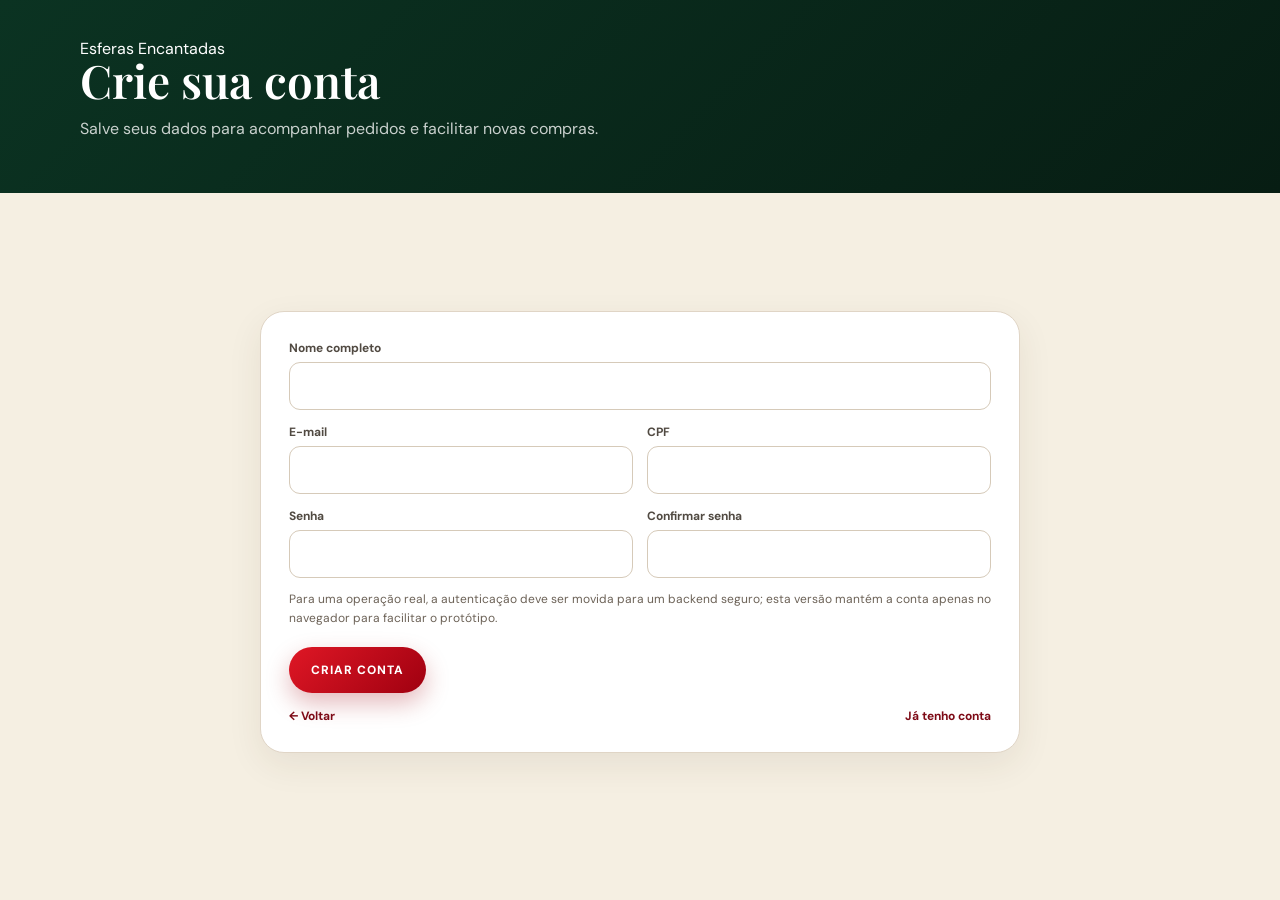
<file: cadastro.html>
<!doctype html><html lang="pt-BR"><head><meta charset="utf-8"><meta name="viewport" content="width=device-width,initial-scale=1"><title>Crie sua conta | Esferas Encantadas</title><link rel="stylesheet" href="styles.css"><style>body{background:#f5efe2}.page-head{background:linear-gradient(135deg,#0b3322,#071d13);color:#fff;padding:38px 0}.page-head h1{font-size:46px;margin:0 0 8px}.page-head p{opacity:.78}.mini{font-size:12px;color:#6c6257;line-height:1.6}.links{display:flex;justify-content:space-between;gap:10px;margin-top:15px;font-size:12px}.links a{color:#7d0a16;font-weight:700}</style></head><body><div class="page-head"><div class="container"><a href="index.html" class="back">Esferas Encantadas</a><h1>Crie sua conta</h1><p>Salve seus dados para acompanhar pedidos e facilitar novas compras.</p></div></div><main class="section"><div class="profile-card"><div class="form-grid"><div class="field full"><label>Nome completo</label><input id="name" autocomplete="name"></div><div class="field"><label>E-mail</label><input id="email" type="email" autocomplete="email"></div><div class="field"><label>CPF</label><input id="cpf" inputmode="numeric" maxlength="14"></div><div class="field"><label>Senha</label><input id="password" type="password" autocomplete="new-password"></div><div class="field"><label>Confirmar senha</label><input id="password2" type="password" autocomplete="new-password"></div></div><p class="mini">Para uma operação real, a autenticação deve ser movida para um backend seguro; esta versão mantém a conta apenas no navegador para facilitar o protótipo.</p><div class="form-actions"><button id="submit" class="btn btn-red">CRIAR CONTA</button><span id="msg" class="form-msg"></span></div><div class="links"><a href="index.html">← Voltar</a><a href="login.html">Já tenho conta</a></div></div></main><script src="auth.js"></script></body></html>
</file>
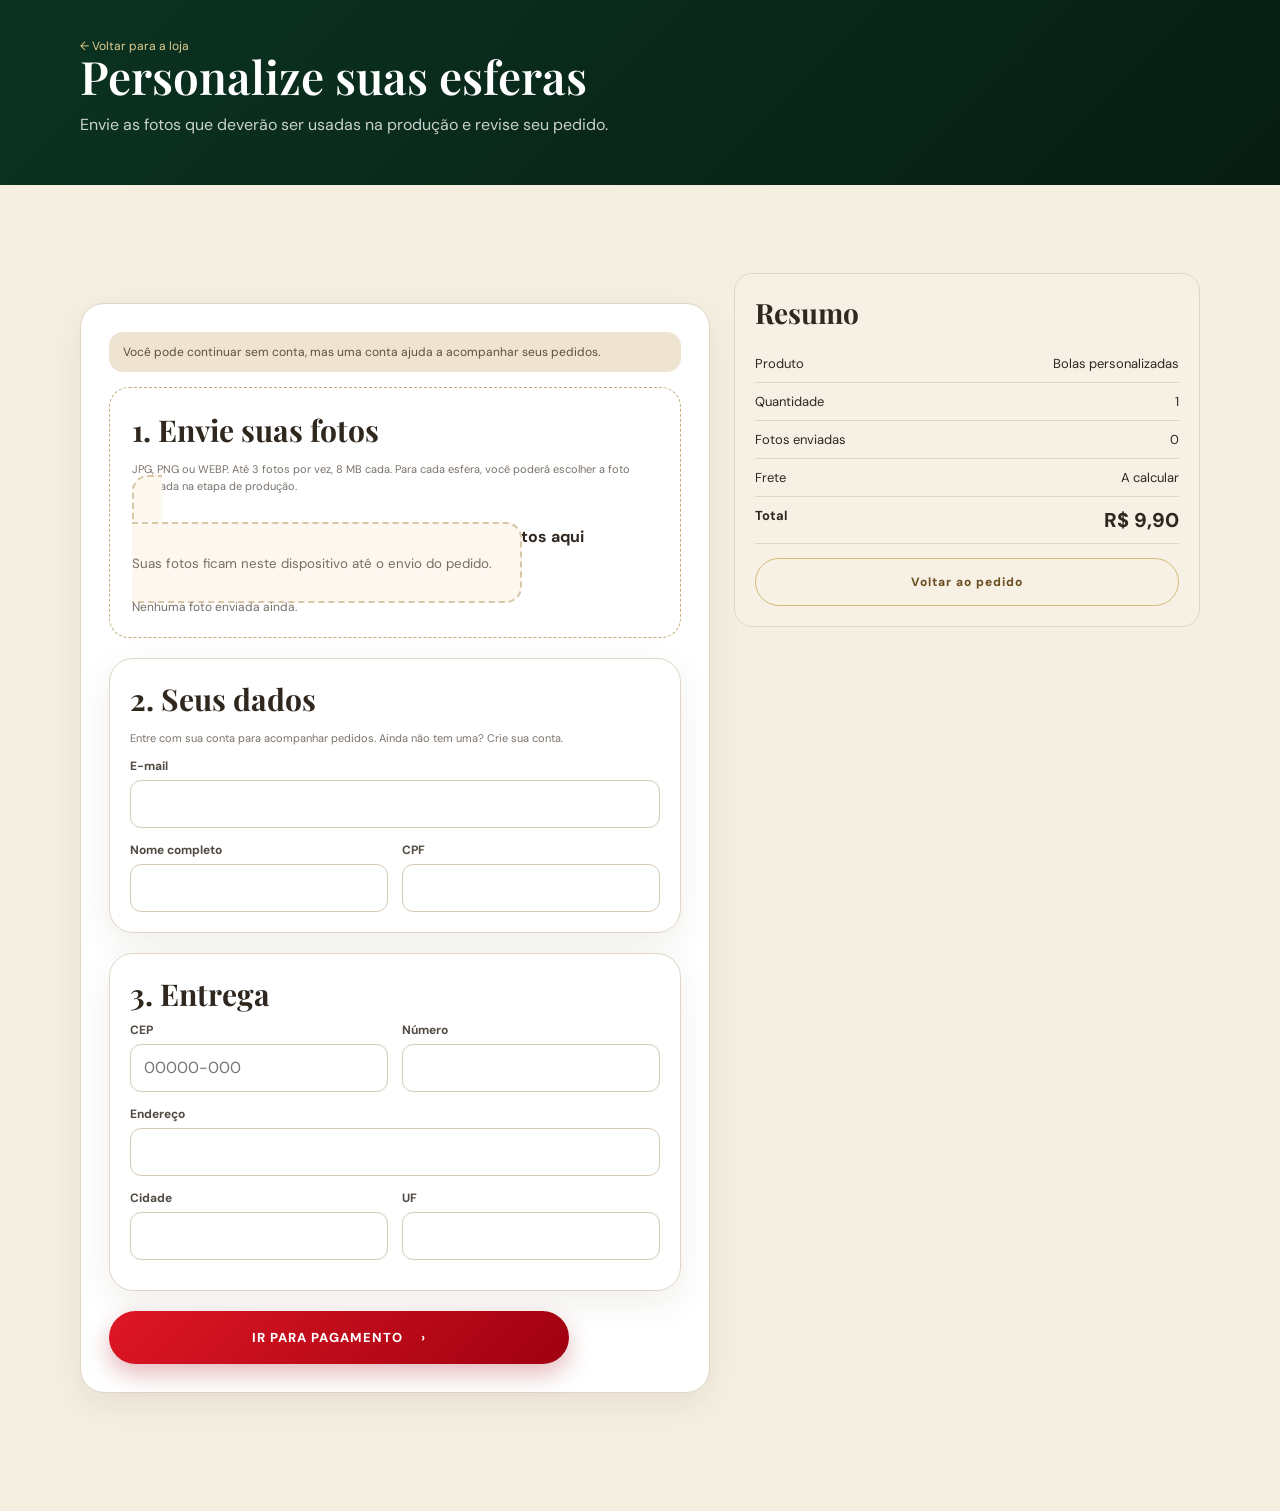
<file: checkout.html>
<!doctype html>
<html lang="pt-BR"><head><meta charset="utf-8"><meta name="viewport" content="width=device-width,initial-scale=1"><title>Personalize seu pedido | Esferas Encantadas</title><link rel="stylesheet" href="styles.css"><style>body{background:#f5efe2}.page-head{background:linear-gradient(135deg,#0b3322,#071d13);color:#fff;padding:34px 0}.page-head h1{font-size:46px;margin:0 0 8px}.page-head p{opacity:.78}.back{color:#e4ce8f;font-size:12px}.photos-helper{margin-top:12px}</style></head>
<body>
<div class="page-head"><div class="container"><a class="back" href="index.html">← Voltar para a loja</a><h1>Personalize suas esferas</h1><p>Envie as fotos que deverão ser usadas na produção e revise seu pedido.</p></div></div>
<main class="section"><div class="container checkout-layout"><div class="checkout-card">
  <div id="authNotice" class="cart-notice"></div>
  <div class="upload-card"><h3 style="font-family:'Playfair Display';font-size:30px;margin:0 0 8px">1. Envie suas fotos</h3><p class="help">JPG, PNG ou WEBP. Até 3 fotos por vez, 8 MB cada. Para cada esfera, você poderá escolher a foto desejada na etapa de produção.</p>
    <label class="dropzone" id="dropzone"><input id="photoInput" type="file" accept="image/jpeg,image/png,image/webp" multiple><strong>📷 Clique para escolher ou arraste as fotos aqui</strong><small>Suas fotos ficam neste dispositivo até o envio do pedido.</small></label>
    <div id="photoGrid" class="photo-grid"></div><div id="photoStatus" class="photo-status"></div>
  </div>
  <div class="profile-card" style="margin:20px 0 0;max-width:none;padding:20px"><h3 style="font-family:'Playfair Display';font-size:30px;margin:0 0 8px">2. Seus dados</h3><p class="help">Entre com sua conta para acompanhar pedidos. Ainda não tem uma? <a href="cadastro.html">Crie sua conta</a>.</p><div class="form-grid"><div class="field full"><label>E-mail</label><input id="customerEmail" type="email" autocomplete="email"></div><div class="field"><label>Nome completo</label><input id="customerName" type="text" autocomplete="name"></div><div class="field"><label>CPF</label><input id="customerCpf" type="text" inputmode="numeric" maxlength="14" autocomplete="off"></div></div></div>
  <div class="profile-card" style="margin:20px 0 0;max-width:none;padding:20px"><h3 style="font-family:'Playfair Display';font-size:30px;margin:0 0 8px">3. Entrega</h3><div class="form-grid"><div class="field"><label>CEP</label><input id="cepCheckout" type="text" inputmode="numeric" maxlength="9" placeholder="00000-000"></div><div class="field"><label>Número</label><input id="addressNumber" type="text" inputmode="numeric"></div><div class="field full"><label>Endereço</label><input id="addressStreet" type="text"></div><div class="field"><label>Cidade</label><input id="addressCity" type="text"></div><div class="field"><label>UF</label><input id="addressState" maxlength="2" type="text"></div></div><div id="freightMsg" class="form-msg"></div></div>
  <button id="goPayment" class="btn btn-red big" style="width:100%;margin-top:20px">IR PARA PAGAMENTO <span>›</span></button>
</div><aside class="order-summary"><h3>Resumo</h3><div class="summary-row"><span>Produto</span><span id="productLabel">1 bola personalizada</span></div><div class="summary-row"><span>Quantidade</span><span id="qtyLabel">1</span></div><div class="summary-row"><span>Fotos enviadas</span><span id="photoCount">0</span></div><div class="summary-row"><span>Frete</span><span id="freightLabel">A calcular</span></div><div class="summary-row"><strong>Total</strong><strong class="summary-total" id="totalLabel">R$ 9,90</strong></div><a class="btn btn-outline" style="margin-top:14px;width:100%;color:#6a4e22" href="index.html#pedido">Voltar ao pedido</a></aside></div></main>
<script src="photo-store.js"></script><script src="checkout.js"></script></body></html>
</file>
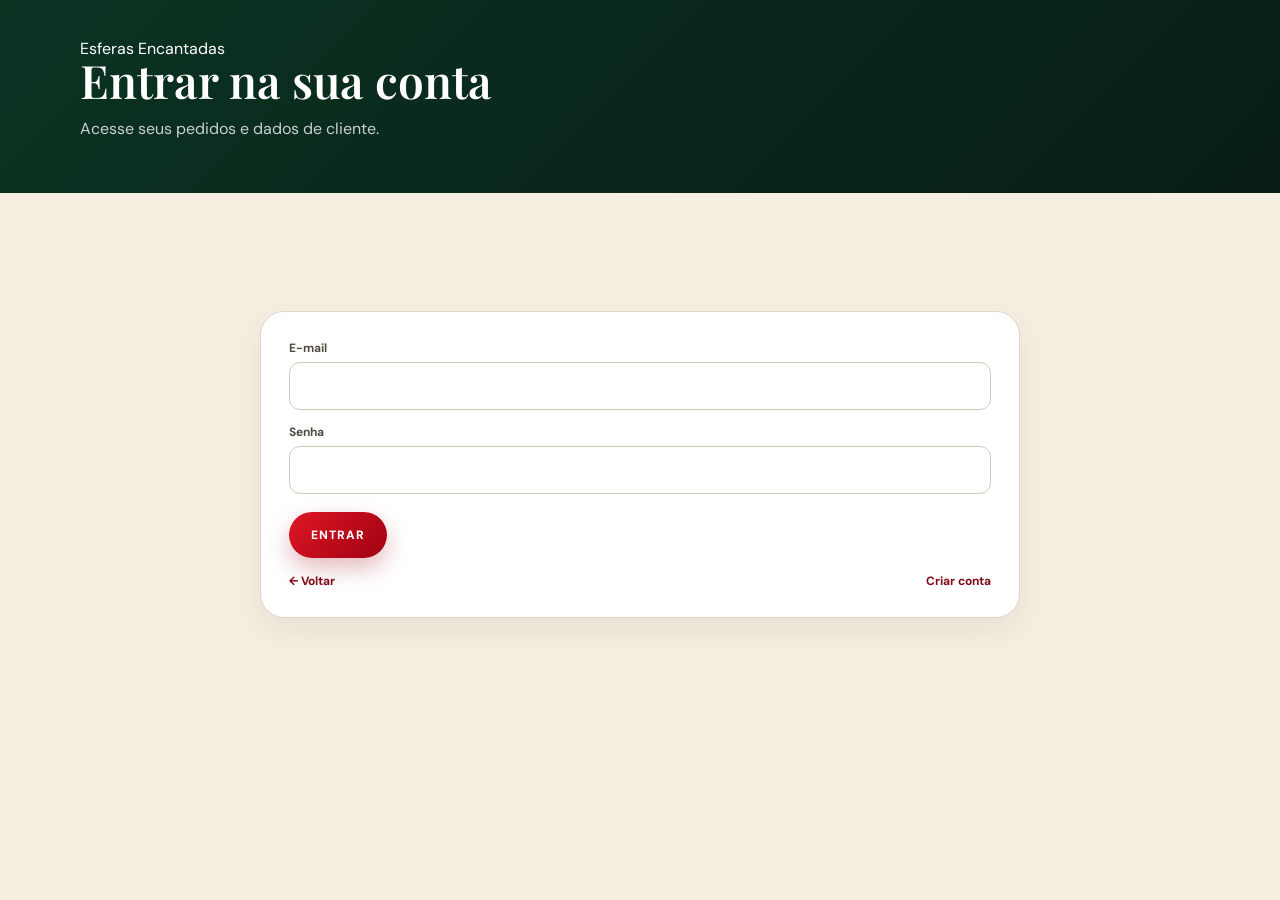
<file: login.html>
<!doctype html><html lang="pt-BR"><head><meta charset="utf-8"><meta name="viewport" content="width=device-width,initial-scale=1"><title>Entrar na sua conta | Esferas Encantadas</title><link rel="stylesheet" href="styles.css"><style>body{background:#f5efe2}.page-head{background:linear-gradient(135deg,#0b3322,#071d13);color:#fff;padding:38px 0}.page-head h1{font-size:46px;margin:0 0 8px}.page-head p{opacity:.78}.mini{font-size:12px;color:#6c6257;line-height:1.6}.links{display:flex;justify-content:space-between;gap:10px;margin-top:15px;font-size:12px}.links a{color:#7d0a16;font-weight:700}</style></head><body><div class="page-head"><div class="container"><a href="index.html" class="back">Esferas Encantadas</a><h1>Entrar na sua conta</h1><p>Acesse seus pedidos e dados de cliente.</p></div></div><main class="section"><div class="profile-card"><div class="form-grid"><div class="field full"><label>E-mail</label><input id="email" type="email" autocomplete="email"></div><div class="field full"><label>Senha</label><input id="password" type="password" autocomplete="current-password"></div></div><div class="form-actions"><button id="submit" class="btn btn-red">ENTRAR</button><span id="msg" class="form-msg"></span></div><div class="links"><a href="index.html">← Voltar</a><a href="cadastro.html">Criar conta</a></div></div></main><script src="auth.js"></script></body></html>
</file>
<file: styles.css>
@import url('https://fonts.googleapis.com/css2?family=Caveat:wght@500;600&family=DM+Sans:wght@400;500;600;700&family=Playfair+Display:wght@500;600;700&display=swap');
:root{--green:#0b3d29;--green2:#123f2b;--red:#be0614;--red2:#8e0010;--gold:#c9a34e;--cream:#f5efe2;--cream2:#fbf7ef;--ink:#30271f;--muted:#71685d;--purple:#5a2a86;--purple2:#38135f;--white:#fff;--shadow:0 18px 50px rgba(0,0,0,.12)}
*{box-sizing:border-box}html{scroll-behavior:smooth}body{margin:0;background:var(--cream2);color:var(--ink);font-family:"DM Sans",system-ui,sans-serif}img{max-width:100%;display:block}a{text-decoration:none;color:inherit}button{font:inherit;cursor:pointer}.container{width:min(1120px,calc(100% - 32px));margin-inline:auto}.topbar{background:#5b060d;color:#fff;font-size:12px;letter-spacing:.04em;display:flex;justify-content:center;gap:40px;padding:9px 16px}.site-nav{position:sticky;top:0;z-index:20;background:rgba(6,26,16,.97);backdrop-filter:blur(9px);border-bottom:1px solid rgba(201,163,78,.2)}.nav-inner{display:flex;justify-content:center;align-items:center;gap:28px;padding:11px 0}.nav-inner a{color:#efe5c4;font-size:11px;font-weight:700;letter-spacing:.08em;text-transform:uppercase}.nav-inner .nav-special{color:#e6b6ff}.logo{object-fit:contain}.hero{position:relative;overflow:hidden;background:radial-gradient(circle at 85% 30%,rgba(196,146,68,.25),transparent 20%),linear-gradient(135deg,#061d14,#0c2d1d 55%,#082417);color:#fff;padding:56px 0 76px}.hero::before{content:"";position:absolute;inset:0;background:radial-gradient(circle at 12% 22%,rgba(255,209,106,.45) 0 2px,transparent 3px),radial-gradient(circle at 65% 15%,rgba(255,209,106,.42) 0 3px,transparent 4px);background-size:170px 150px,220px 180px;opacity:.55}.hero-grid{position:relative;z-index:1;display:grid;grid-template-columns:1.02fr .98fr;gap:48px;align-items:center}.hero-logo{width:190px;margin-bottom:20px}.eyebrow{margin:0 0 10px;font-size:11px;font-weight:700;letter-spacing:.23em;color:#d6c38b}.eyebrow.dark{color:#92794b}h1,h2{font-family:"Playfair Display",Georgia,serif;font-weight:600}h1{font-size:clamp(45px,7vw,78px);line-height:.94;margin:0 0 22px}h1 em,h2 em{color:#f1dfae;font-style:normal}.hero .lead{color:rgba(255,255,255,.87);line-height:1.65;font-size:17px;max-width:570px}.feature-row{display:flex;gap:28px;margin:28px 0 30px;flex-wrap:wrap}.feature-row div{display:flex;gap:9px;align-items:center;min-width:110px}.feature-row b{color:#f2d58c;font-size:22px}.feature-row span{font-size:12px;line-height:1.15;opacity:.9}.price-box,.bts-price{border:1px solid #be9950;background:rgba(0,0,0,.22);border-radius:16px;padding:13px 22px 15px;display:inline-flex;flex-direction:column;align-items:flex-start;margin-bottom:24px}.price-box small,.price-box span,.bts-price small,.bts-price span{font-size:10px;letter-spacing:.18em;opacity:.8}.price-box strong,.bts-price strong{font-family:"Playfair Display";font-size:42px;line-height:1;margin:4px 0}.btn{border:0;display:inline-flex;align-items:center;justify-content:center;gap:18px;border-radius:999px;padding:15px 22px;font-weight:800;letter-spacing:.08em;font-size:12px;transition:transform .2s ease,filter .2s ease}.btn:hover{transform:translateY(-2px);filter:brightness(1.08)}.btn-red{background:linear-gradient(135deg,#df1725,#9f0010);color:#fff;box-shadow:0 10px 25px rgba(159,0,16,.28)}.btn-outline{border:1px solid #d3bd77;color:#f7e5ad;background:transparent}.btn-green{background:var(--green);color:#fff}.btn-dark{background:#392e25;color:#fff}.btn-purple{background:linear-gradient(135deg,#8c4ac0,#4c176f);color:#fff;box-shadow:0 10px 25px rgba(76,23,111,.25)}.full{width:100%}.hero-visual{position:relative;display:flex;justify-content:center}.hero-glow{position:absolute;width:390px;height:390px;border-radius:50%;background:radial-gradient(circle,rgba(240,191,85,.25),transparent 70%);filter:blur(10px)}.hero-visual>img{position:relative;width:min(530px,100%);mix-blend-mode:screen}.handwritten{font-family:Caveat,cursive;font-size:28px;line-height:1.05;color:#f0d587;transform:rotate(-5deg)}.hero-visual .handwritten{position:absolute;right:0;bottom:-10px;text-align:right}.section{padding:88px 0}.section h2,.shipping-section h2{font-size:clamp(35px,5vw,56px);line-height:1;margin-bottom:14px}.center{text-align:center}.sub{max-width:700px;margin:0 auto;color:var(--muted);line-height:1.6}.sub.left{margin:0;max-width:620px}.light{background:radial-gradient(circle at top left,rgba(203,173,108,.18),transparent 25%),var(--cream2)}.products{margin-top:38px;display:grid;grid-template-columns:repeat(3,1fr);gap:24px}.product-card{background:rgba(255,255,255,.65);border:1px solid rgba(139,112,71,.12);border-radius:24px;padding:22px 18px 24px;box-shadow:0 12px 35px rgba(87,65,28,.08)}.product-image{height:250px;display:grid;place-items:center;overflow:hidden;border-radius:18px;background:#eee3cf;margin-bottom:15px}.product-image img{width:100%;height:100%;object-fit:contain}.swatch{width:18px;height:18px;border-radius:50%;margin:0 auto 9px;border:1px solid rgba(0,0,0,.14);display:block}.swatch.red{background:#c10d19}.swatch.gold{background:#c49e43}.swatch.white{background:#fff;box-shadow:inset 0 0 0 1px #ddd}.product-card h3{font-size:13px;letter-spacing:.16em;margin:0 0 8px}.product-card p{margin-bottom:16px;color:var(--muted);font-size:13px;line-height:1.4}.select-color{background:transparent;border:1px solid #c9b27a;border-radius:999px;padding:8px 14px;color:#6b5122;font-weight:700;font-size:12px}.bts-section{background:linear-gradient(135deg,#1c0e2c,#3b164f 55%,#160c22);color:#fff;padding:92px 0;overflow:hidden}.bts-grid{display:grid;grid-template-columns:1.1fr .9fr;gap:46px;align-items:center}.bts-art{display:flex;justify-content:center}.bts-art img{width:min(650px,100%);max-height:520px;object-fit:contain;border-radius:25px;box-shadow:0 28px 70px rgba(0,0,0,.35)}.bts-copy h2{font-size:clamp(42px,5vw,66px);line-height:.95;margin:0 0 18px}.bts-copy h2 em{color:#d99aff}.bts-lead{color:rgba(255,255,255,.82);line-height:1.7;max-width:520px}.bts-price{border-color:#b97be8}.coupon-callout{background:rgba(255,255,255,.09);border:1px solid rgba(217,154,255,.28);border-radius:13px;padding:13px 14px;margin:4px 0 24px;font-size:13px}.coupon-callout strong{color:#e7baff}.corporate{background:linear-gradient(135deg,#0b2d1d,#092416);color:#fff;padding:92px 0}.corporate-head{max-width:720px}.corporate-head h2{font-size:clamp(40px,5vw,64px);line-height:.95}.corporate-head p:last-child{color:rgba(255,255,255,.8);line-height:1.7}.corporate-showcase{display:grid;grid-template-columns:repeat(3,1fr);gap:20px;margin-top:35px}.corp-card{background:#f7f1e6;border-radius:22px;padding:12px;min-height:300px;display:grid;place-items:center}.corp-card img{width:100%;height:290px;object-fit:contain}.corporate-cta{margin-top:28px}.cream{background:#f5efe2}.memory-grid{display:grid;grid-template-columns:repeat(3,1fr);gap:20px;margin-top:40px}.memory-grid>div{background:#fff;border:1px solid #ded4c6;border-radius:18px;padding:24px;text-align:left}.memory-grid span{font-family:"Playfair Display";color:#a58650;font-size:26px}.memory-grid h3{margin:12px 0 6px}.memory-grid p{font-size:13px;color:var(--muted);line-height:1.55}.shipping-section{background:#efe5d5;padding:78px 0}.shipping-grid{display:grid;grid-template-columns:1.1fr .9fr;gap:28px;align-items:stretch}.shipping-fields{display:flex;gap:12px;align-items:end;margin:25px 0 12px;flex-wrap:wrap}.shipping-fields label{display:flex;flex-direction:column;gap:6px;font-size:12px;font-weight:700;letter-spacing:.05em}.shipping-fields input,.coupon-form input,.tracking-form input{height:50px;border:1px solid #d5c9b7;border-radius:12px;padding:0 14px;font:inherit;background:#fff}.shipping-note{color:#756c61;font-size:12px;line-height:1.55;max-width:620px}.shipping-result{background:#fff;border-radius:22px;border:1px solid #ded4c6;padding:30px;min-height:240px;display:flex;flex-direction:column;justify-content:center;align-items:flex-start;box-shadow:0 10px 30px rgba(78,59,28,.06)}.shipping-result h3{margin:5px 0 8px;font-family:"Playfair Display";font-size:28px}.shipping-result p{color:var(--muted);line-height:1.5}.shipping-result strong{font-family:"Playfair Display";font-size:30px;color:var(--green)}.result-icon{font-size:32px}.freight-option{width:100%;background:#f7f0e4;border-radius:13px;padding:14px;display:flex;justify-content:space-between;margin-top:10px}.api-warning{font-size:12px;background:#f4ece0;padding:12px;border-radius:12px}.loader{width:28px;height:28px;border:3px solid #d9cdbb;border-top-color:#8d6b35;border-radius:50%;animation:spin .8s linear infinite}@keyframes spin{to{transform:rotate(360deg)}}.order{background:linear-gradient(135deg,#0b3322,#071d13);color:#fff;padding:82px 0 55px}.order-intro{text-align:center;max-width:730px;margin:0 auto 38px}.order-intro h2{font-size:clamp(38px,5vw,62px);line-height:1;margin:0 0 13px}.order-intro p:last-child{color:rgba(255,255,255,.78)}.steps{display:grid;grid-template-columns:1fr 1fr;gap:20px;align-items:start}.step{position:relative;background:var(--cream2);color:var(--ink);border-radius:25px;padding:27px 24px 24px 66px}.step-wide{grid-column:1/-1}.step-number{position:absolute;left:22px;top:26px;width:34px;height:34px;border-radius:50%;display:grid;place-items:center;background:#960715;color:#fff;font-weight:800}.step-head h3{margin:0 0 6px;font-size:19px}.step-head p{margin:0;color:var(--muted);font-size:13px;line-height:1.5}.color-options{display:grid;grid-template-columns:repeat(3,1fr);gap:13px;margin-top:18px}.color-option{position:relative;border:1px solid #ddd2c4;background:#fff;border-radius:15px;padding:11px;text-align:center;cursor:pointer}.color-option.active{border-color:#8e0010;box-shadow:0 0 0 2px rgba(142,0,16,.08)}.color-option input{position:absolute;opacity:0;pointer-events:none}.color-option img{height:155px;width:100%;object-fit:contain;border-radius:10px;margin-bottom:7px}.color-option b{display:block;font-size:12px;letter-spacing:.12em;margin-bottom:4px}.color-option small{color:var(--muted);font-size:11px}.check{display:none;position:absolute;top:9px;right:9px;background:#8e0010;color:#fff;width:23px;height:23px;border-radius:50%;place-items:center;font-size:12px}.color-option.active .check{display:grid}.qty-box{margin-top:24px;background:#fff;border:1px solid #ded4c6;border-radius:15px;min-height:66px;display:grid;grid-template-columns:56px 70px 56px 1fr;align-items:center;overflow:hidden}.qty-box button{height:100%;border:0;border-right:1px solid #ded4c6;background:#fff;font-size:25px}.qty-box span{text-align:center;font-weight:800}.qty-box strong{padding:0 18px;text-align:right;font-size:20px}.coupon-form{display:grid;grid-template-columns:1fr auto;gap:10px;margin-top:18px}.coupon-msg{margin-top:9px;font-size:12px;color:#8f1620}.payment-list{display:grid;gap:9px;margin-top:19px}.payment-list label{background:#fff;border:1px solid #ded4c6;border-radius:13px;padding:12px 14px;display:grid;grid-template-columns:23px 1fr auto;align-items:center;gap:8px;font-size:13px}.payment-list label span{font-weight:700}.payment-list label small{color:var(--muted)}.bts-buy-row{margin-top:18px;display:flex;gap:16px;align-items:center;justify-content:space-between;flex-wrap:wrap}.bts-mini{display:flex;align-items:center;gap:12px}.bts-mini img{width:180px;height:105px;object-fit:cover;border-radius:12px}.bts-mini b,.bts-mini small{display:block}.bts-mini small{color:#7f5e9b;margin-top:4px}.selected-bts{box-shadow:0 0 0 3px rgba(146,78,196,.18)}.security-bar{margin-top:22px;background:#0a3924;border-radius:16px;border:1px solid rgba(201,163,78,.23);display:grid;grid-template-columns:repeat(3,1fr);padding:14px}.security-bar span{display:flex;flex-direction:column;text-align:center;padding:9px 14px;border-right:1px solid rgba(255,255,255,.13);font-size:13px}.security-bar span:last-child{border-right:0}.security-bar b{color:#fff}.security-bar small{color:rgba(255,255,255,.67);margin-top:3px}.tracking-box{margin-top:22px;background:#f8f2e8;color:var(--ink);border-radius:22px;padding:24px;display:grid;grid-template-columns:1fr 1fr;gap:20px;align-items:center}.tracking-box h3{font-family:"Playfair Display";font-size:28px;margin:0 0 8px}.tracking-box p{color:var(--muted);font-size:13px;line-height:1.55}.tracking-form{display:grid;grid-template-columns:1fr 1fr auto;gap:8px}.tracking-result{grid-column:1/-1;color:#594f45;background:#eee3d5;border-radius:12px;padding:12px;font-size:12px}.tracking-result span{display:block;margin-top:4px}.final-cta{margin-top:18px;padding:18px 24px 24px;background:#6f0811;border-radius:24px;display:grid;grid-template-columns:.9fr 1.1fr;gap:30px;align-items:center}.final-cta .handwritten{margin:0}.final-action{text-align:center}.summary{display:flex;justify-content:space-between;align-items:center;max-width:460px;margin:0 auto 10px;font-size:14px}.summary strong{font-family:"Playfair Display";font-size:25px}.btn.big{width:100%;max-width:460px;padding:18px 24px;font-size:13px}.final-action small{display:block;margin-top:8px;opacity:.78}.footer-grid{display:flex;justify-content:space-between;align-items:center;gap:30px}.footer-contact h3{margin:0 0 7px;color:#fff;font-family:"Playfair Display"}.footer-contact a{color:#e7dcc0;font-size:13px}.footer-logo{width:165px}footer{background:#061a10;color:#f1e5c2;padding:40px 16px 25px}.footer-bottom{text-align:center;color:rgba(255,255,255,.48);font-size:11px;margin-top:28px}.toast{position:fixed;left:50%;bottom:22px;transform:translate(-50%,20px);background:#0b2d1d;color:#fff;padding:12px 16px;border-radius:999px;border:1px solid rgba(217,189,119,.3);box-shadow:0 12px 30px rgba(0,0,0,.23);opacity:0;pointer-events:none;transition:.25s;z-index:50}.toast.show{opacity:1;transform:translate(-50%,0)}
@media(max-width:900px){.hero-grid,.bts-grid,.shipping-grid,.tracking-box,.final-cta{grid-template-columns:1fr}.hero-copy{text-align:center}.hero .lead{margin-inline:auto}.feature-row{justify-content:center}.price-box,.bts-price{align-items:center}.products,.memory-grid,.corporate-showcase{grid-template-columns:1fr}.product-card{max-width:520px;margin-inline:auto;width:100%}.steps{grid-template-columns:1fr}.step-wide{grid-column:auto}.tracking-form{grid-template-columns:1fr}.bts-art{order:2}.bts-copy{order:1}.footer-grid{flex-direction:column;text-align:center}}
@media(max-width:620px){.topbar{flex-direction:column;gap:3px;text-align:center;font-size:10px}.hero{padding-top:36px}h1{font-size:44px}.section,.corporate,.bts-section,.shipping-section,.order{padding:66px 0}.color-options{grid-template-columns:1fr}.color-option img{height:210px}.security-bar{grid-template-columns:1fr}.security-bar span{border-right:0;border-bottom:1px solid rgba(255,255,255,.13)}.security-bar span:last-child{border-bottom:0}.qty-box{grid-template-columns:48px 58px 48px 1fr}.qty-box strong{font-size:18px;padding-right:12px}.shipping-fields{align-items:stretch}.shipping-fields .btn{width:100%}}

/* v4: personalization, account and checkout */
.auth-bar{display:flex;align-items:center;justify-content:flex-end;gap:10px;padding:10px 0}.auth-links{display:flex;gap:8px;flex-wrap:wrap}.auth-pill{padding:8px 12px;border:1px solid rgba(255,255,255,.22);border-radius:999px;font-size:12px;color:#fff;background:rgba(255,255,255,.06)}.auth-pill.gold{border-color:#c9a34e;color:#f3dda1}
.personalize-strip{background:#fff9f0;border-top:1px solid #e6dac9;border-bottom:1px solid #e6dac9;padding:20px 0}.personalize-grid{display:grid;grid-template-columns:1fr auto;gap:20px;align-items:center}.personalize-strip h3{margin:0 0 5px;font-family:"Playfair Display";font-size:28px}.personalize-strip p{margin:0;color:#6c6257;font-size:13px;line-height:1.55}
.upload-card{background:#fff;border:1px dashed #c6ad7c;border-radius:20px;padding:22px}.dropzone{border:2px dashed #d8c6a7;border-radius:16px;padding:28px;text-align:center;background:#fcf8f0;cursor:pointer;transition:.2s}.dropzone.drag{border-color:#8f1823;background:#fff4f1}.dropzone input{display:none}.dropzone strong{display:block;font-size:16px;margin-bottom:5px}.dropzone small{color:#766e65}.photo-grid{display:grid;grid-template-columns:repeat(3,1fr);gap:12px;margin-top:16px}.photo-card{background:#f7f1e7;border-radius:14px;padding:8px;position:relative}.photo-card img{width:100%;height:150px;object-fit:cover;border-radius:9px}.photo-card button{position:absolute;top:13px;right:13px;border:0;background:#7d0a16;color:#fff;width:25px;height:25px;border-radius:50%;cursor:pointer}.photo-card small{display:block;font-size:10px;white-space:nowrap;overflow:hidden;text-overflow:ellipsis;margin-top:6px}.photo-status{margin-top:10px;color:#766e65;font-size:12px}.profile-card,.login-card,.checkout-card,.payment-card{max-width:760px;margin:30px auto;background:#fff;border:1px solid #e0d5c6;border-radius:24px;box-shadow:0 12px 35px rgba(70,50,28,.08);padding:28px}.form-grid{display:grid;grid-template-columns:1fr 1fr;gap:14px}.field{display:flex;flex-direction:column;gap:6px}.field.full{grid-column:1/-1}.field label{font-size:12px;font-weight:700;color:#514a42}.field input,.field select{height:48px;border:1px solid #d6cab9;border-radius:11px;padding:0 13px;font:inherit;background:#fff}.help{font-size:11px;color:#7a726a;line-height:1.5}.form-actions{margin-top:18px;display:flex;gap:10px;align-items:center;flex-wrap:wrap}.form-msg{margin-top:10px;font-size:12px}.success{color:#0b6b3b}.error{color:#a6141f}.checkout-layout{display:grid;grid-template-columns:1.15fr .85fr;gap:24px;align-items:start}.order-summary{position:sticky;top:20px;background:#f7f0e4;border:1px solid #e0d5c6;border-radius:18px;padding:20px}.order-summary h3{font-family:"Playfair Display";font-size:28px;margin:0 0 14px}.summary-row{display:flex;justify-content:space-between;gap:15px;border-bottom:1px solid #e0d5c6;padding:10px 0;font-size:13px}.summary-row:last-child{border-bottom:0}.summary-total{font-size:20px;font-weight:800}.login-links{text-align:center;margin-top:15px;font-size:12px;color:#6f675d}.login-links a{color:#7d0a16;font-weight:700}.payment-method-tabs{display:grid;grid-template-columns:repeat(3,1fr);gap:8px;margin:18px 0}.payment-method-tabs button{border:1px solid #d8ccb9;background:#fff;border-radius:12px;padding:12px;cursor:pointer;font-weight:700}.payment-method-tabs button.active{border-color:#8f1620;box-shadow:0 0 0 2px rgba(143,22,32,.08)}.method-panel{display:none}.method-panel.active{display:block}.pix-box{background:#f5efe3;border-radius:16px;padding:18px;text-align:center}.pix-box canvas{margin:10px auto;display:block;max-width:240px}.copy-pix{display:flex;gap:7px}.copy-pix input{flex:1;min-width:0;height:46px;border:1px solid #d6cab9;border-radius:10px;padding:0 10px}.card-note{font-size:11px;color:#6e675f;background:#f6f1e8;border-radius:10px;padding:10px;margin-top:10px}.tracking-inline{display:flex;gap:10px;align-items:end}.tracking-inline .field{flex:1}.cart-notice{background:#efe4d1;border-radius:14px;padding:12px 14px;color:#5e503a;font-size:12px;margin-bottom:15px}.address-chip{display:inline-flex;background:#f3eadb;border-radius:999px;padding:7px 11px;font-size:11px;margin-top:8px}
@media(max-width:900px){.checkout-layout{grid-template-columns:1fr}.order-summary{position:static}.personalize-grid{grid-template-columns:1fr}.form-grid{grid-template-columns:1fr}.field.full{grid-column:auto}.photo-grid{grid-template-columns:1fr 1fr}}
@media(max-width:620px){.photo-grid{grid-template-columns:1fr}.payment-method-tabs{grid-template-columns:1fr}.tracking-inline{flex-direction:column;align-items:stretch}}
</file>
